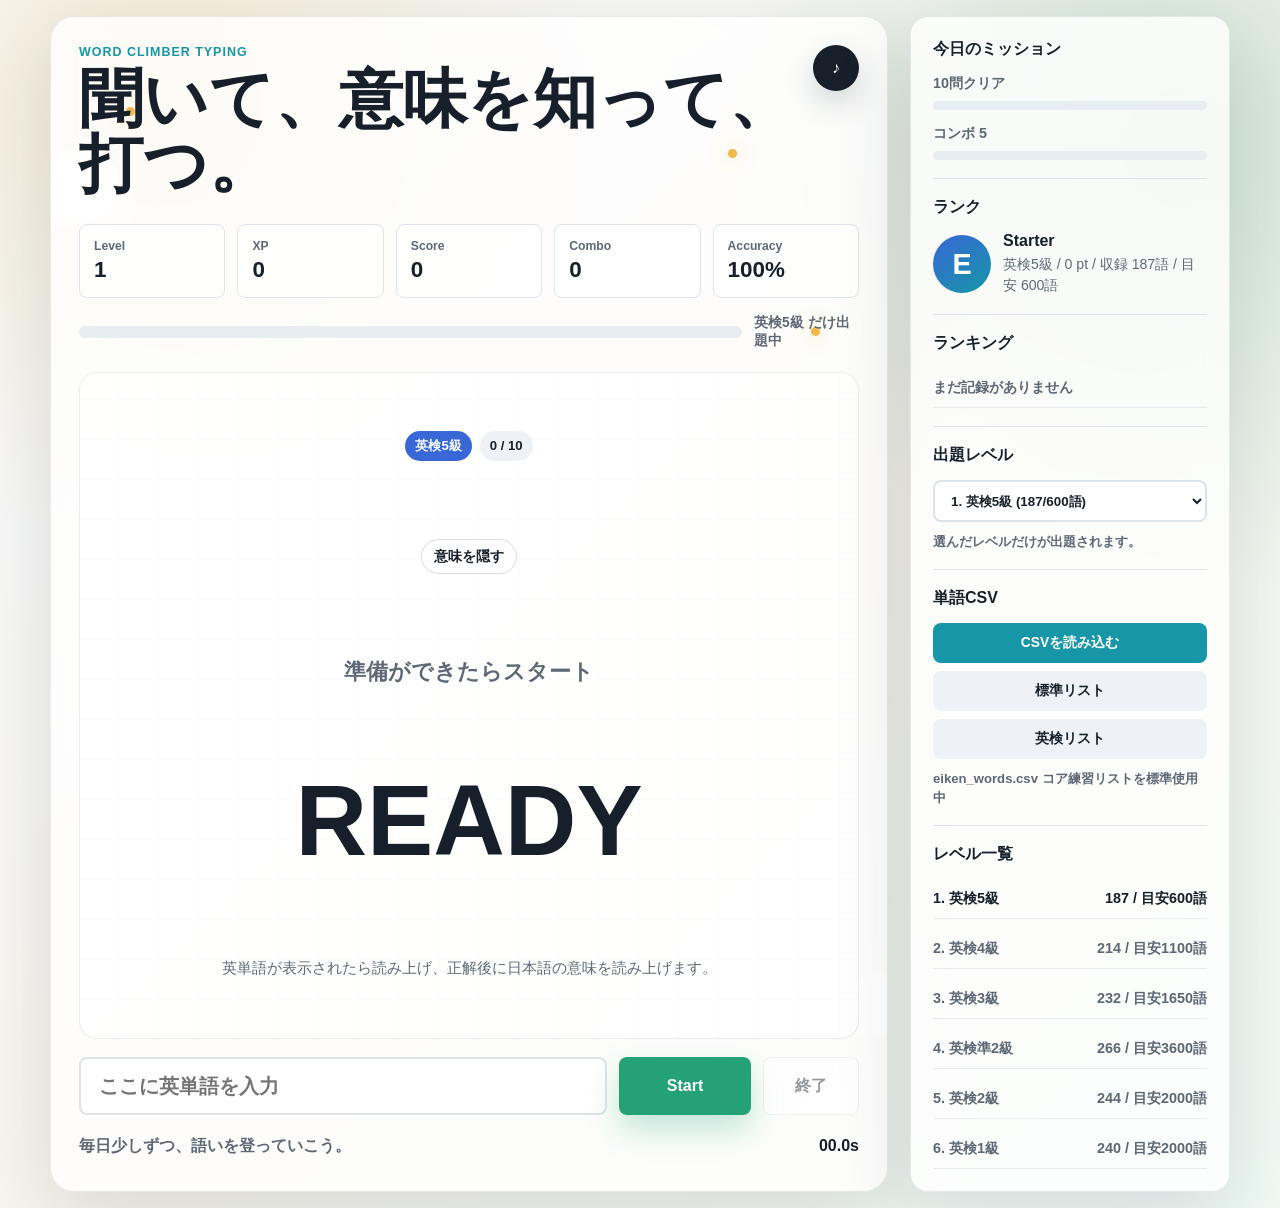
<file: index.html>
<!doctype html>
<html lang="ja">
  <head>
    <meta charset="UTF-8" />
    <meta name="viewport" content="width=device-width, initial-scale=1.0" />
    <title>Word Climber Typing</title>
    <link rel="stylesheet" href="./styles.css" />
  </head>
  <body class="word-game">
    <main class="app">
      <section class="play-area" aria-label="英単語タイピングゲーム">
        <div class="skyline" aria-hidden="true">
          <span class="star s1"></span>
          <span class="star s2"></span>
          <span class="star s3"></span>
          <span class="cloud c1"></span>
          <span class="cloud c2"></span>
        </div>

        <header class="topbar">
          <div>
            <p class="eyebrow">Word Climber Typing</p>
            <h1>聞いて、意味を知って、打つ。</h1>
          </div>
          <button class="icon-button" id="soundButton" type="button" aria-label="読み上げのオンオフ" title="読み上げ">
            <span aria-hidden="true">♪</span>
          </button>
        </header>

        <div class="stats-grid">
          <div class="stat">
            <span>Level</span>
            <strong id="levelLabel">1</strong>
          </div>
          <div class="stat">
            <span>XP</span>
            <strong id="xpLabel">0</strong>
          </div>
          <div class="stat">
            <span>Score</span>
            <strong id="scoreLabel">0</strong>
          </div>
          <div class="stat">
            <span>Combo</span>
            <strong id="comboLabel">0</strong>
          </div>
          <div class="stat">
            <span>Accuracy</span>
            <strong id="accuracyLabel">100%</strong>
          </div>
        </div>

        <div class="progress-wrap" aria-label="レベル進行度">
          <div class="progress-track">
            <div id="levelProgress" class="progress-fill"></div>
          </div>
          <span id="nextLevelLabel">次のレベルまで 5 XP</span>
        </div>

        <section class="word-stage">
          <canvas id="celebrationCanvas" width="900" height="360" aria-hidden="true"></canvas>
          <div class="badge-row">
            <span id="difficultyBadge" class="badge">Starter</span>
            <span id="wordCountBadge" class="badge muted">0 / 10</span>
          </div>
          <button id="meaningToggleButton" class="meaning-toggle" type="button" aria-pressed="false">
            意味を隠す
          </button>
          <p id="meaningLabel" class="meaning">準備ができたらスタート</p>
          <div id="wordDisplay" class="word-display">READY</div>
          <p id="hintLabel" class="hint">英単語が表示されたら読み上げ、正解後に日本語の意味を読み上げます。</p>
        </section>

        <form id="typingForm" class="typing-form" autocomplete="off">
          <input
            id="typingInput"
            type="text"
            inputmode="latin"
            spellcheck="false"
            aria-label="表示された英単語を入力"
            placeholder="ここに英単語を入力"
            disabled
          />
          <button id="startButton" class="primary-button" type="button">Start</button>
          <button id="endButton" class="secondary-button" type="button" disabled>終了</button>
        </form>

        <div class="feedback-row">
          <p id="feedbackLabel">毎日少しずつ、語いを登っていこう。</p>
          <p id="timerLabel">00.0s</p>
        </div>
      </section>

      <aside class="side-panel" aria-label="学習の記録">
        <section class="panel-section">
          <h2>今日のミッション</h2>
          <div class="mission">
            <span id="missionText">10問クリア</span>
            <div class="mini-track"><div id="missionProgress" class="mini-fill"></div></div>
          </div>
          <div class="mission">
            <span>コンボ 5</span>
            <div class="mini-track"><div id="comboProgress" class="mini-fill accent"></div></div>
          </div>
        </section>

        <section class="panel-section">
          <h2>ランク</h2>
          <div class="rank-card">
            <div id="rankIcon" class="rank-icon" aria-hidden="true">A</div>
            <div>
              <strong id="rankLabel">Apprentice</strong>
              <span id="rankNote">まずは短い単語から。</span>
            </div>
          </div>
        </section>

        <section class="panel-section">
          <h2>ランキング</h2>
          <ol id="rankingList" class="ranking-list"></ol>
        </section>

        <section class="panel-section">
          <h2>出題レベル</h2>
          <select id="levelSelect" class="level-select" aria-label="出題レベルを選択"></select>
          <p class="csv-name">選んだレベルだけが出題されます。</p>
        </section>

        <section class="panel-section">
          <h2>単語CSV</h2>
          <div class="csv-actions">
            <label class="file-button" for="csvInput">CSVを読み込む</label>
            <input id="csvInput" type="file" accept=".csv,text/csv" />
            <a class="csv-link" href="./words.csv" download>標準リスト</a>
            <a class="csv-link" href="./eiken_words.csv" download>英検リスト</a>
          </div>
          <p id="csvNameLabel" class="csv-name">level, word, meaning のCSVに対応</p>
        </section>

        <section class="panel-section">
          <h2>レベル一覧</h2>
          <ol id="levelList" class="level-list"></ol>
        </section>
      </aside>
    </main>

    <dialog id="endDialog" class="score-dialog">
      <form id="endForm" method="dialog">
        <h2>記録を登録</h2>
        <p id="endSummary">今回のスコアをランキングに登録します。</p>
        <label for="playerNameInput">名前</label>
        <input id="playerNameInput" type="text" maxlength="20" autocomplete="name" placeholder="例: Haru" />
        <div class="dialog-actions">
          <button id="cancelEndButton" class="secondary-button" type="button">戻る</button>
          <button class="primary-button" type="submit">登録して終了</button>
        </div>
      </form>
    </dialog>

    <script src="./eiken_words_data.js"></script>
    <script src="./script.js"></script>
  </body>
</html>
</file>
<file: styles.css>
:root {
  color-scheme: light;
  --ink: #17202a;
  --muted: #5e6875;
  --paper: #fbfaf7;
  --panel: #ffffff;
  --line: #dde3ea;
  --green: #24a176;
  --teal: #1696a7;
  --gold: #f2b84b;
  --rose: #df5b69;
  --blue: #3867d6;
  --shadow: 0 24px 80px rgba(24, 38, 55, 0.14);
}

* {
  box-sizing: border-box;
}

body {
  min-height: 100vh;
  margin: 0;
  font-family:
    Inter, "Segoe UI", "Hiragino Sans", "Yu Gothic", Meiryo, sans-serif;
  color: var(--ink);
  background:
    radial-gradient(circle at 12% 8%, rgba(242, 184, 75, 0.22), transparent 28rem),
    radial-gradient(circle at 92% 12%, rgba(36, 161, 118, 0.18), transparent 28rem),
    linear-gradient(135deg, #f7fbff 0%, #f9f5ec 52%, #effaf5 100%);
}

button,
input {
  font: inherit;
}

.app {
  display: grid;
  grid-template-columns: minmax(0, 1fr) 320px;
  gap: 22px;
  width: min(1180px, calc(100% - 32px));
  min-height: calc(100vh - 32px);
  margin: 16px auto;
}

.play-area,
.side-panel {
  position: relative;
  overflow: hidden;
  border: 1px solid rgba(23, 32, 42, 0.09);
  background: rgba(255, 255, 255, 0.78);
  box-shadow: var(--shadow);
  backdrop-filter: blur(18px);
}

.play-area {
  display: flex;
  flex-direction: column;
  min-height: 680px;
  padding: 28px;
  border-radius: 24px;
}

.side-panel {
  display: flex;
  flex-direction: column;
  gap: 18px;
  padding: 22px;
  border-radius: 18px;
}

.skyline {
  position: absolute;
  inset: 0;
  overflow: hidden;
  pointer-events: none;
}

.star {
  position: absolute;
  width: 9px;
  height: 9px;
  border-radius: 50%;
  background: var(--gold);
  box-shadow: 0 0 22px rgba(242, 184, 75, 0.8);
  animation: pulse 2.8s ease-in-out infinite;
}

.s1 {
  top: 90px;
  left: 9%;
}

.s2 {
  top: 132px;
  right: 18%;
  animation-delay: 0.7s;
}

.s3 {
  top: 310px;
  right: 8%;
  animation-delay: 1.4s;
}

.cloud {
  position: absolute;
  width: 130px;
  height: 42px;
  border-radius: 999px;
  background: rgba(255, 255, 255, 0.7);
  filter: blur(0.2px);
}

.cloud::before,
.cloud::after {
  position: absolute;
  content: "";
  border-radius: 50%;
  background: inherit;
}

.cloud::before {
  width: 62px;
  height: 62px;
  left: 22px;
  bottom: 12px;
}

.cloud::after {
  width: 74px;
  height: 74px;
  right: 18px;
  bottom: 8px;
}

.c1 {
  top: 170px;
  left: -44px;
  animation: drift 20s linear infinite;
}

.c2 {
  right: -52px;
  bottom: 150px;
  transform: scale(0.78);
  animation: drift 25s linear infinite reverse;
}

.topbar,
.stats-grid,
.progress-wrap,
.word-stage,
.typing-form,
.feedback-row {
  position: relative;
  z-index: 1;
}

.topbar {
  display: flex;
  align-items: flex-start;
  justify-content: space-between;
  gap: 16px;
}

.eyebrow {
  margin: 0 0 8px;
  color: var(--teal);
  font-size: 0.78rem;
  font-weight: 800;
  letter-spacing: 0.08em;
  text-transform: uppercase;
}

h1,
h2,
p {
  margin: 0;
}

h1 {
  max-width: 720px;
  font-size: clamp(2rem, 5vw, 4.35rem);
  line-height: 1.02;
  letter-spacing: 0;
}

h2 {
  font-size: 1rem;
}

.icon-button,
.primary-button {
  border: 0;
  cursor: pointer;
}

.icon-button {
  display: grid;
  place-items: center;
  width: 46px;
  height: 46px;
  flex: 0 0 auto;
  border-radius: 50%;
  color: #ffffff;
  background: var(--ink);
  box-shadow: 0 12px 30px rgba(23, 32, 42, 0.18);
}

.icon-button.is-off {
  color: var(--ink);
  background: #e8edf2;
}

.stats-grid {
  display: grid;
  grid-template-columns: repeat(5, minmax(0, 1fr));
  gap: 12px;
  margin-top: 26px;
}

.stat {
  min-width: 0;
  padding: 14px;
  border: 1px solid var(--line);
  border-radius: 8px;
  background: rgba(255, 255, 255, 0.76);
}

.stat span {
  display: block;
  color: var(--muted);
  font-size: 0.76rem;
  font-weight: 700;
}

.stat strong {
  display: block;
  margin-top: 4px;
  font-size: 1.4rem;
}

.progress-wrap {
  display: flex;
  align-items: center;
  gap: 12px;
  margin-top: 16px;
  color: var(--muted);
  font-size: 0.86rem;
  font-weight: 700;
}

.progress-track,
.mini-track {
  overflow: hidden;
  border-radius: 999px;
  background: #e7edf0;
}

.progress-track {
  width: 100%;
  height: 12px;
}

.progress-fill,
.mini-fill {
  width: 0%;
  height: 100%;
  border-radius: inherit;
  background: linear-gradient(90deg, var(--green), var(--teal));
  transition: width 220ms ease;
}

.word-stage {
  display: grid;
  place-items: center;
  flex: 1;
  min-height: 330px;
  margin-top: 22px;
  padding: 26px;
  border: 1px solid rgba(23, 32, 42, 0.08);
  border-radius: 18px;
  background:
    linear-gradient(rgba(255, 255, 255, 0.75), rgba(255, 255, 255, 0.75)),
    repeating-linear-gradient(0deg, transparent 0 38px, rgba(22, 150, 167, 0.09) 39px 40px),
    repeating-linear-gradient(90deg, transparent 0 38px, rgba(56, 103, 214, 0.07) 39px 40px);
}

#celebrationCanvas {
  position: absolute;
  inset: 0;
  width: 100%;
  height: 100%;
  pointer-events: none;
}

.badge-row {
  display: flex;
  flex-wrap: wrap;
  justify-content: center;
  gap: 8px;
}

.badge {
  display: inline-flex;
  align-items: center;
  min-height: 30px;
  padding: 5px 10px;
  border-radius: 999px;
  color: #ffffff;
  background: var(--blue);
  font-size: 0.82rem;
  font-weight: 800;
}

.badge.muted {
  color: var(--ink);
  background: #eef2f6;
}

.meaning-toggle {
  min-height: 34px;
  margin-top: 14px;
  padding: 7px 12px;
  border: 1px solid rgba(23, 32, 42, 0.14);
  border-radius: 999px;
  color: var(--ink);
  background: rgba(255, 255, 255, 0.78);
  font: inherit;
  font-size: 0.88rem;
  font-weight: 800;
  cursor: pointer;
  transition:
    transform 160ms ease,
    border-color 160ms ease,
    background 160ms ease;
}

.meaning-toggle:hover {
  transform: translateY(-1px);
  border-color: rgba(22, 150, 167, 0.42);
  background: #ffffff;
}

.meaning-toggle.is-on {
  color: #ffffff;
  border-color: transparent;
  background: var(--teal);
}

.meaning {
  margin-top: 18px;
  min-height: 1.6em;
  color: var(--muted);
  font-size: clamp(1rem, 2vw, 1.35rem);
  font-weight: 800;
  text-align: center;
}

.meaning.is-hidden {
  color: transparent;
  user-select: none;
}

.meaning.is-hidden::after {
  content: "意味を非表示中";
  color: var(--muted);
  opacity: 0.72;
}

.kanji-game .meaning.is-hidden::after {
  content: "読みと意味を非表示中";
}

.word-display {
  width: 100%;
  min-height: 110px;
  display: flex;
  align-items: center;
  justify-content: center;
  flex-wrap: wrap;
  gap: 0.03em;
  margin-top: 10px;
  font-size: clamp(2.5rem, 9vw, 6.2rem);
  font-weight: 900;
  line-height: 1;
  text-align: center;
  overflow-wrap: anywhere;
}

.word-display.is-shaking {
  animation: shake 150ms ease;
}

.letter {
  display: inline-block;
  min-width: 0.56em;
  color: #aeb8c4;
  transition:
    color 120ms ease,
    transform 120ms ease,
    text-shadow 120ms ease;
}

.letter.is-current {
  color: var(--ink);
  transform: translateY(-0.08em);
  text-shadow: 0 0.08em 0 rgba(242, 184, 75, 0.55);
}

.letter.is-typed {
  color: var(--green);
  transform: translateY(0.02em) scale(0.96);
}

.hint {
  max-width: 620px;
  margin-top: 14px;
  color: var(--muted);
  font-size: 0.96rem;
  line-height: 1.65;
  text-align: center;
}

.typing-form {
  display: grid;
  grid-template-columns: minmax(0, 1fr) 132px 96px;
  gap: 12px;
  margin-top: 18px;
}

#typingInput {
  width: 100%;
  min-height: 58px;
  padding: 0 18px;
  border: 2px solid var(--line);
  border-radius: 8px;
  background: var(--panel);
  color: var(--ink);
  font-size: 1.25rem;
  font-weight: 800;
  outline: none;
  caret-color: transparent;
  transition:
    border-color 150ms ease,
    box-shadow 150ms ease;
}

#typingInput:focus {
  border-color: var(--teal);
  box-shadow: 0 0 0 4px rgba(22, 150, 167, 0.14);
}

#typingInput.is-wrong {
  border-color: var(--rose);
  box-shadow: 0 0 0 4px rgba(223, 91, 105, 0.16);
}

.primary-button {
  min-height: 58px;
  border-radius: 8px;
  color: #ffffff;
  background: var(--green);
  font-weight: 900;
  box-shadow: 0 14px 32px rgba(36, 161, 118, 0.28);
}

.primary-button:hover {
  filter: brightness(0.98);
}

.secondary-button {
  min-height: 58px;
  border: 1px solid rgba(23, 32, 42, 0.14);
  border-radius: 8px;
  color: var(--ink);
  background: #ffffff;
  font-weight: 900;
}

.secondary-button:disabled {
  cursor: not-allowed;
  opacity: 0.45;
}

.score-dialog {
  width: min(420px, calc(100vw - 32px));
  padding: 0;
  border: 0;
  border-radius: 12px;
  color: var(--ink);
  background: #ffffff;
  box-shadow: 0 24px 80px rgba(23, 32, 42, 0.28);
}

.score-dialog::backdrop {
  background: rgba(23, 32, 42, 0.42);
}

.score-dialog form {
  display: grid;
  gap: 12px;
  padding: 22px;
}

.score-dialog h2 {
  font-size: 1.3rem;
}

.score-dialog p {
  color: var(--muted);
  line-height: 1.6;
}

.score-dialog label {
  font-weight: 900;
}

.score-dialog input {
  min-height: 48px;
  padding: 0 12px;
  border: 2px solid var(--line);
  border-radius: 8px;
  font: inherit;
  font-weight: 800;
}

.dialog-actions {
  display: grid;
  grid-template-columns: 1fr 1fr;
  gap: 10px;
  margin-top: 6px;
}

.csv-actions {
  display: grid;
  grid-template-columns: 1fr;
  gap: 8px;
  margin-top: 14px;
}

#csvInput {
  position: absolute;
  width: 1px;
  height: 1px;
  overflow: hidden;
  clip: rect(0, 0, 0, 0);
  white-space: nowrap;
}

.file-button,
.csv-link {
  display: grid;
  place-items: center;
  min-height: 40px;
  padding: 0 10px;
  border-radius: 8px;
  font-size: 0.86rem;
  font-weight: 900;
  text-align: center;
  text-decoration: none;
  cursor: pointer;
}

.file-button {
  color: #ffffff;
  background: var(--teal);
}

.csv-link {
  color: var(--ink);
  background: #eef2f6;
}

.csv-name {
  margin-top: 10px;
  color: var(--muted);
  font-size: 0.82rem;
  font-weight: 800;
  line-height: 1.45;
}

.level-select {
  width: 100%;
  min-height: 42px;
  margin-top: 14px;
  padding: 0 12px;
  border: 2px solid var(--line);
  border-radius: 8px;
  background: #ffffff;
  color: var(--ink);
  font-weight: 900;
  outline: none;
}

.level-select:focus {
  border-color: var(--teal);
  box-shadow: 0 0 0 4px rgba(22, 150, 167, 0.14);
}

.feedback-row {
  display: flex;
  align-items: center;
  justify-content: space-between;
  gap: 16px;
  min-height: 34px;
  margin-top: 14px;
  color: var(--muted);
  font-weight: 800;
}

#timerLabel {
  color: var(--ink);
  font-variant-numeric: tabular-nums;
}

.panel-section {
  padding-bottom: 18px;
  border-bottom: 1px solid var(--line);
}

.panel-section:last-child {
  flex: 1;
  padding-bottom: 0;
  border-bottom: 0;
}

.mission {
  display: grid;
  gap: 8px;
  margin-top: 14px;
  color: var(--muted);
  font-size: 0.9rem;
  font-weight: 800;
}

.mini-track {
  height: 9px;
}

.mini-fill.accent {
  background: linear-gradient(90deg, var(--gold), var(--rose));
}

.rank-card {
  display: flex;
  align-items: center;
  gap: 12px;
  margin-top: 14px;
}

.rank-icon {
  display: grid;
  place-items: center;
  width: 58px;
  height: 58px;
  flex: 0 0 auto;
  border-radius: 50%;
  color: #ffffff;
  background: linear-gradient(145deg, var(--blue), var(--teal));
  font-size: 1.8rem;
  font-weight: 900;
}

.rank-card strong,
.rank-card span {
  display: block;
}

.rank-card span {
  margin-top: 4px;
  color: var(--muted);
  font-size: 0.88rem;
  line-height: 1.5;
}

.level-list {
  display: grid;
  gap: 10px;
  margin: 14px 0 0;
  padding: 0;
  list-style: none;
}

.level-list li,
.ranking-list li {
  display: flex;
  justify-content: space-between;
  gap: 10px;
  padding: 10px 0;
  border-bottom: 1px solid rgba(221, 227, 234, 0.7);
  color: var(--muted);
  font-size: 0.9rem;
  font-weight: 800;
}

.level-list li {
  cursor: pointer;
}

.level-list li.is-current {
  color: var(--ink);
}

.level-list li:hover {
  color: var(--teal);
}

.level-list strong {
  color: inherit;
}

.ranking-list {
  display: grid;
  gap: 6px;
  margin: 14px 0 0;
  padding: 0;
  list-style: none;
}

.ranking-list strong {
  color: var(--ink);
}

.ranking-list span {
  color: var(--muted);
  font-size: 0.78rem;
  text-align: right;
}

@keyframes pulse {
  50% {
    transform: scale(1.55);
    opacity: 0.5;
  }
}

@keyframes drift {
  from {
    translate: -12px 0;
  }

  to {
    translate: 80px 0;
  }
}

@keyframes shake {
  0%,
  100% {
    transform: translateX(0);
  }

  30% {
    transform: translateX(-8px);
  }

  65% {
    transform: translateX(7px);
  }
}

@media (max-width: 920px) {
  .app {
    grid-template-columns: 1fr;
  }

  .play-area {
    min-height: auto;
  }
}

@media (max-width: 620px) {
  .app {
    width: min(100% - 20px, 1180px);
    margin: 10px auto;
  }

  .play-area,
  .side-panel {
    padding: 16px;
    border-radius: 16px;
  }

  .stats-grid {
    grid-template-columns: repeat(2, minmax(0, 1fr));
  }

  .progress-wrap,
  .feedback-row {
    align-items: flex-start;
    flex-direction: column;
  }

  .typing-form {
    grid-template-columns: 1fr;
  }

  .word-stage {
    min-height: 300px;
    padding: 18px;
  }
}
</file>
